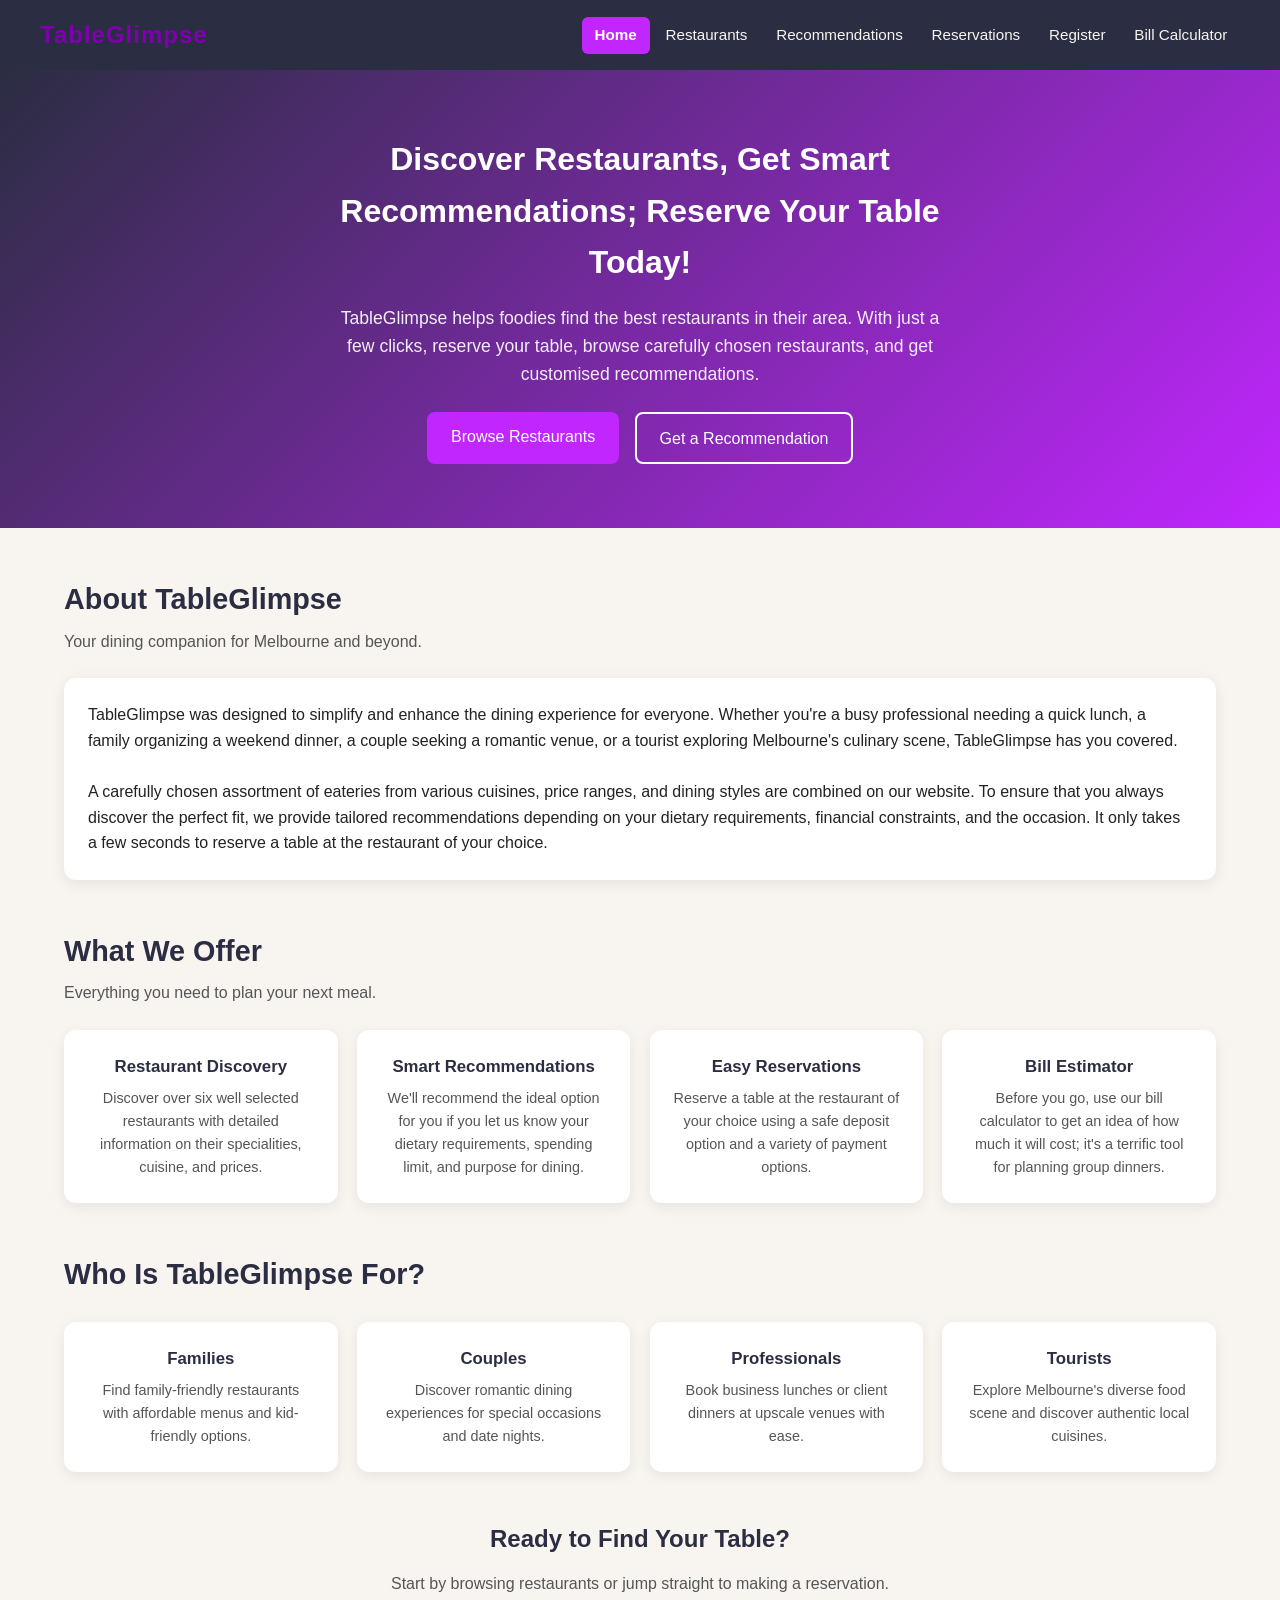
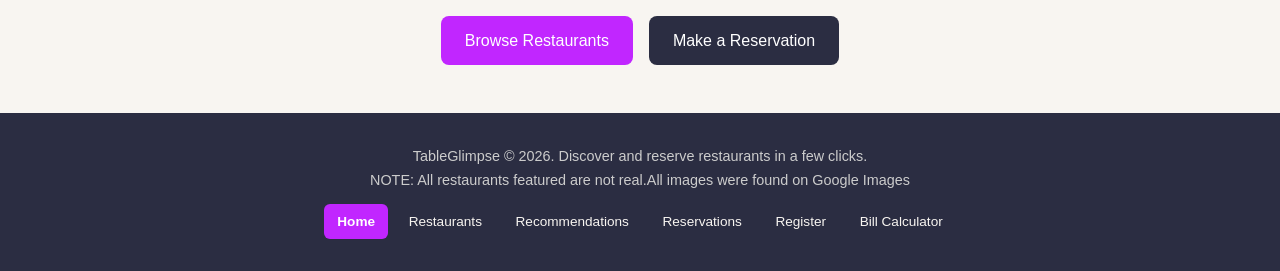
<file: index.html>
<!DOCTYPE html>
<html lang="en">
<head>
  <meta charset="UTF-8">
  <meta name="viewport" content="width=device-width, initial-scale=1.0">
  <meta name="description" content="TableGlimpse - Discover restaurants, get smart recommendations, and reserve your table with ease.">
  <meta name="keywords" content="restaurant, reservation, dining, recommendations, TableGlimpse">
  <meta name="author" content="Christabella Vedy">
  <title>Home | TableGlimpse</title>
  <link rel="stylesheet" href="css/style.css">
</head>
<body>

  <!-- Header -->
  <header>
    <nav>
      <h1>TableGlimpse</h1>
      <div>
        <a href="index.html" class="active">Home</a>
        <a href="restaurants.html">Restaurants</a>
        <a href="recommend.html">Recommendations</a>
        <a href="reservation.html">Reservations</a>
        <a href="register.html">Register</a>
        <a href="bill.html">Bill Calculator</a>
      </div>
    </nav>
  </header>

  <!-- basically the header of the page -->
  <section class="hero" id="home">
    <h2>Discover Restaurants, Get Smart Recommendations; Reserve Your Table Today!</h2>
    <p>TableGlimpse helps foodies find the best restaurants in their area. With just a few clicks, reserve your table, browse carefully chosen restaurants, and get customised recommendations.</p>
    <div class="hero-buttons">
      <a href="restaurants.html" class="button">Browse Restaurants</a>
      <a href="recommend.html" class="button-outline">Get a Recommendation</a>
    </div>
  </section>

  <main>

    <!-- About the platform -->
    <section id="about">
      <div class="section-head">
        <h2>About TableGlimpse</h2>
        <p>Your dining companion for Melbourne and beyond.</p>
      </div>
      <div style="background:#fff; border-radius:12px; box-shadow:0 4px 16px rgba(0,0,0,0.08); padding:1.5rem; margin-bottom:2rem;">
        <p>
          TableGlimpse was designed to simplify and enhance the dining experience for everyone. 
          Whether you're a busy professional needing a quick lunch, a family organizing a weekend dinner, 
          a couple seeking a romantic venue, or a tourist exploring Melbourne's culinary scene, 
          TableGlimpse has you covered.
        </p>
        <br>
        <p>
          A carefully chosen assortment of eateries from various cuisines, price ranges, 
          and dining styles are combined on our website. To ensure that you always discover 
          the perfect fit, we provide tailored recommendations depending on your dietary requirements, 
          financial constraints, and the occasion.

          It only takes a few seconds to reserve a table at the restaurant of your choice.
        </p>
      </div>
    </section>

    <!-- Platform -->
    <section id="features">
      <div class="section-head">
        <h2>What We Offer</h2>
        <p>Everything you need to plan your next meal.</p>
      </div>
      <div class="features-grid">
        <div class="feature-item">
          <h3>Restaurant Discovery</h3>
          <p>Discover over six well selected restaurants with detailed information on their specialities, cuisine, and prices.</p>
        </div>
        <div class="feature-item">
          <h3>Smart Recommendations</h3>
          <p>We'll recommend the ideal option for you if you let us know your dietary requirements, spending limit, and purpose for dining.</p>
        </div>
        <div class="feature-item">
          <h3>Easy Reservations</h3>
          <p>Reserve a table at the restaurant of your choice using a safe deposit option and a variety of payment options.</p>
        </div>
        <div class="feature-item">
          <h3>Bill Estimator</h3>
          <p>Before you go, use our bill calculator to get an idea of how much it will cost; it's a terrific tool for planning group dinners.</p>
        </div>
      </div>
    </section>

    <!-- Target-->
    <section id="target-users" class="mt-2">
      <div class="section-head">
        <h2>Who Is TableGlimpse For?</h2>
      </div>
      <div class="features-grid">
        <div class="feature-item">
          <h3>Families</h3>
          <p>Find family-friendly restaurants with affordable menus and kid-friendly options.</p>
        </div>
        <div class="feature-item">
          <h3>Couples</h3>
          <p>Discover romantic dining experiences for special occasions and date nights.</p>
        </div>
        <div class="feature-item">
          <h3>Professionals</h3>
          <p>Book business lunches or client dinners at upscale venues with ease.</p>
        </div>
        <div class="feature-item">
          <h3>Tourists</h3>
          <p>Explore Melbourne's diverse food scene and discover authentic local cuisines.</p>
        </div>
      </div>
    </section>

    <!-- Reserve -->
    <section class="text-center mt-2">
      <h2 style="color:#2b2d42; margin-bottom:0.8rem;">Ready to Find Your Table?</h2>
      <p style="color:#555; margin-bottom:1.2rem;">Start by browsing restaurants or jump straight to making a reservation.</p>
      <div class="hero-buttons">
        <a href="restaurants.html" class="button">Browse Restaurants</a>
        <a href="reservation.html" class="button" style="background:#2b2d42;">Make a Reservation</a>
      </div>
    </section>

  </main>

  <!-- footer -->
  <footer>
    <p>TableGlimpse &copy; 2026. Discover and reserve restaurants in a few clicks. 
      <br>NOTE: All restaurants featured are not real.All images were found on Google Images</p>

    <nav>
      <a href="index.html">Home</a>
      <a href="restaurants.html">Restaurants</a>
      <a href="recommend.html">Recommendations</a>
      <a href="reservation.html">Reservations</a>
      <a href="register.html">Register</a>
      <a href="bill.html">Bill Calculator</a>
    </nav>
  </footer>

  <script src="js/script.js"></script>
</body>
</html>
</file>
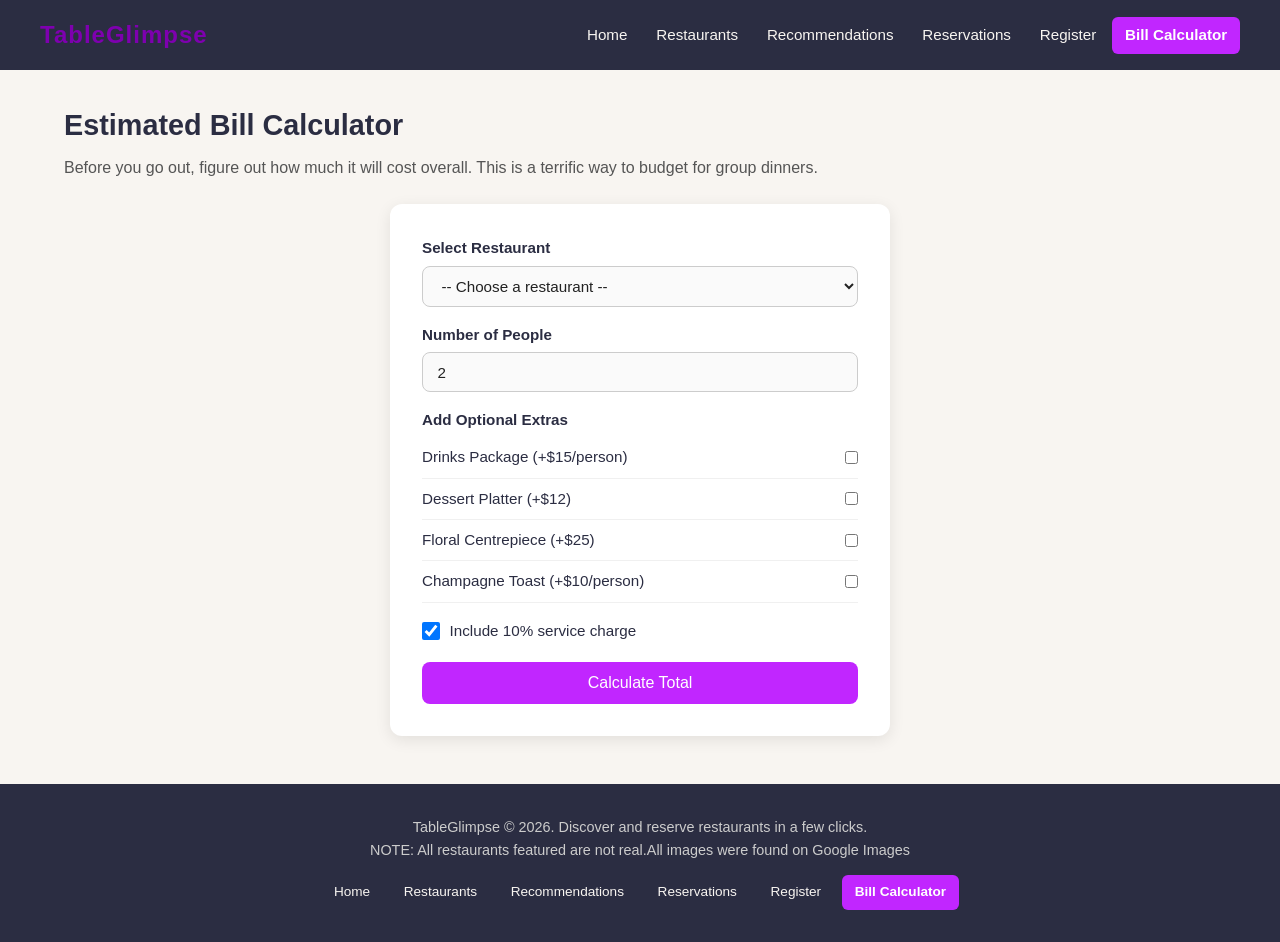
<file: bill.html>
<!DOCTYPE html>
<html lang="en">
<head>
  <meta charset="UTF-8">
  <meta name="viewport" content="width=device-width, initial-scale=1.0">
  <meta name="description" content="Estimate your restaurant bill before you go with the TableGlimpse Bill Calculator.">
  <title>Bill Calculator | TableGlimpse</title>
  <link rel="stylesheet" href="css/style.css">
</head>
<body>

  <!-- Header with navigation -->
  <header>
    <nav>
      <h1>TableGlimpse</h1>
      <div>
        <a href="index.html">Home</a>
        <a href="restaurants.html">Restaurants</a>
        <a href="recommend.html">Recommendations</a>
        <a href="reservation.html">Reservations</a>
        <a href="register.html">Register</a>
        <a href="bill.html" class="active">Bill Calculator</a>
      </div>
    </nav>
  </header>

  <main>

    <section id="bill">
      <div class="section-head">
        <h2>Estimated Bill Calculator</h2>
        <p>Before you go out, figure out how much it will cost overall. This is a terrific way to budget for group dinners.</p>
      </div>

      <div class="bill-box">

        <!-- Restaurant selection -->
        <div style="margin-bottom:1rem;">
          <label for="billRestaurant">Select Restaurant</label>
          <select id="billRestaurant">
            <option value="">-- Choose a restaurant --</option>
            <option value="La Trattoria" data-base="32">La Trattoria (avg $32/person)</option>
            <option value="Sakura Lounge" data-base="75">Sakura Lounge (avg $75/person)</option>
            <option value="Urban Harvest" data-base="45">Urban Harvest (avg $45/person)</option>
            <option value="Casa Caliente" data-base="20">Casa Caliente (avg $20/person)</option>
            <option value="Spice Garden" data-base="28">Spice Garden (avg $28/person)</option>
            <option value="Golden Dragon" data-base="24">Golden Dragon (avg $24/person)</option>
          </select>
        </div>

        <!-- Group size -->
        <div style="margin-bottom:1rem;">
          <label for="groupSize">Number of People</label>
          <input type="number" id="groupSize" min="1" max="30" value="2">
        </div>

        <!-- Optional dishes -->
        <div style="margin-bottom:1rem;">
          <label>Add Optional Extras</label>
          <div class="dish-option">
            <label for="dish1">Drinks Package (+$15/person)</label>
            <input type="checkbox" id="dish1" value="15">
          </div>
          <div class="dish-option">
            <label for="dish2">Dessert Platter (+$12)</label>
            <input type="checkbox" id="dish2" value="12">
          </div>
          <div class="dish-option">
            <label for="dish3">Floral Centrepiece (+$25)</label>
            <input type="checkbox" id="dish3" value="25">
          </div>
          <div class="dish-option">
            <label for="dish4">Champagne Toast (+$10/person)</label>
            <input type="checkbox" id="dish4" value="10">
          </div>
        </div>

        <!-- Service charge option -->
        <div style="margin-bottom:1.2rem;">
          <div class="inline-check">
            <input type="checkbox" id="includeService" checked>
            <label for="includeService">Include 10% service charge</label>
          </div>
        </div>

        <button class="button" id="calcBillBtn" style="width:100%;">Calculate Total</button>

        <!-- Bill breakdown output -->
        <div id="billBreakdown" class="hidden" style="margin-top:1.2rem; background:#f8f5f1; border-radius:10px; padding:1rem; font-size:0.95rem;">
          <h3 style="margin-bottom:0.7rem; color:#2b2d42;">Bill Breakdown</h3>
          <div id="breakdownDetails"></div>
          <hr style="margin:0.8rem 0; border:none; border-top:1px solid #ddd;">
          <div class="bill-total" id="billTotal">Total: $0.00</div>
          <p style="text-align:center; font-size:0.8rem; color:#888; margin-top:0.5rem;">This is an estimate only. Final bill may vary.</p>
        </div>

      </div>
    </section>

  </main>


  <!-- footer -->
  <footer>
    <p>TableGlimpse &copy; 2026. Discover and reserve restaurants in a few clicks. 
      <br>NOTE: All restaurants featured are not real.All images were found on Google Images</p>
    <nav>
      <a href="index.html">Home</a>
      <a href="restaurants.html">Restaurants</a>
      <a href="recommend.html">Recommendations</a>
      <a href="reservation.html">Reservations</a>
      <a href="register.html">Register</a>
      <a href="bill.html">Bill Calculator</a>
    </nav>
  </footer>

  <script src="js/script.js"></script>
</body>
</html>
</file>
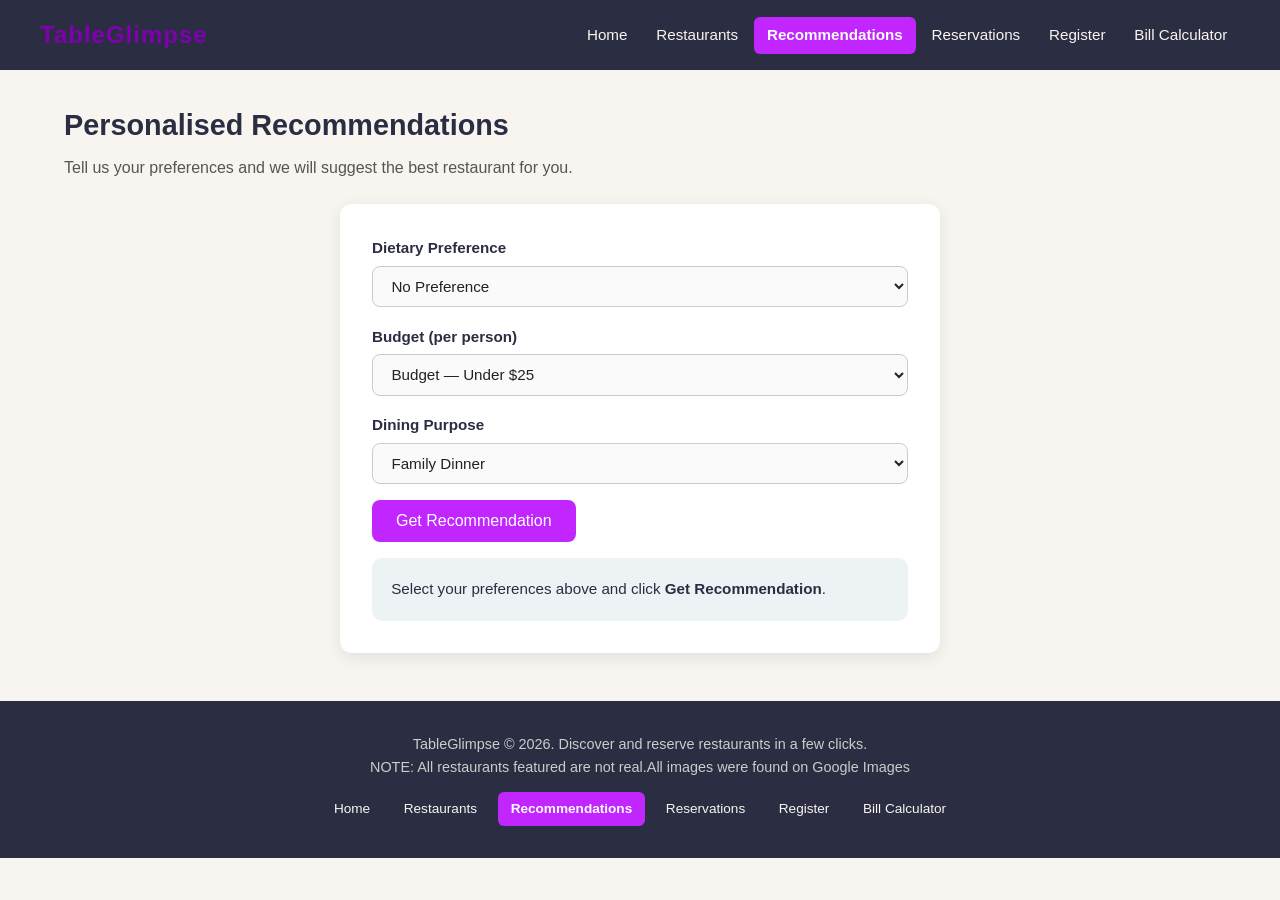
<file: recommend.html>
<!DOCTYPE html>
<html lang="en">
<head>
  <meta charset="UTF-8">
  <meta name="viewport" content="width=device-width, initial-scale=1.0">
  <meta name="description" content="Get personalised restaurant recommendations based on your dietary preferences, budget, and dining purpose.">
  <title>Recommendations | TableGlimpse</title>
  <link rel="stylesheet" href="css/style.css">
</head>
<body>

  <!-- Header with navigation -->
  <header>
    <nav>
      <h1>TableGlimpse</h1>
      <div>
        <a href="index.html">Home</a>
        <a href="restaurants.html">Restaurants</a>
        <a href="recommend.html" class="active">Recommendations</a>
        <a href="reservation.html">Reservations</a>
        <a href="register.html">Register</a>
        <a href="bill.html">Bill Calculator</a>
      </div>
    </nav>
  </header>

  <main>

    <section id="recommendations">
      <div class="section-head">
        <h2>Personalised Recommendations</h2>
        <p>Tell us your preferences and we will suggest the best restaurant for you.</p>
      </div>

      <!-- Preference form -->
      <div class="form-card">
        <div class="form-grid">

          <div>
            <label for="dietaryPref">Dietary Preference</label>
            <select id="dietaryPref">
              <option value="none">No Preference</option>
              <option value="vegan">Vegan</option>
              <option value="vegetarian">Vegetarian</option>
              <option value="halal">Halal</option>
              <option value="glutenfree">Gluten-Free</option>
            </select>
          </div>

          <div>
            <label for="budgetPref">Budget (per person)</label>
            <select id="budgetPref">
              <option value="low">Budget — Under $25</option>
              <option value="mid">Moderate — $25–$55</option>
              <option value="high">Fine Dining — $55+</option>
            </select>
          </div>

          <div>
            <label for="purposePref">Dining Purpose</label>
            <select id="purposePref">
              <option value="family">Family Dinner</option>
              <option value="date">Date Night</option>
              <option value="business">Business Meal</option>
              <option value="friends">Casual Outing with Friends</option>
            </select>
          </div>

        </div>

        <button class="button mt-1" id="recommendBtn">Get Recommendation</button>

        <!-- Recommendation output -->
        <div class="recommendation-output" id="recommendationOutput">
          Select your preferences above and click <strong>Get Recommendation</strong>.
        </div>

        <!-- button for reserving the recommended restaurant -->
        <div id="reserveFromRecommend" class="hidden mt-1" style="text-align:center;">
          <a href="#" id="reserveRecommendedBtn" class="button">Reserve This Restaurant</a>
        </div>

      </div>
    </section>

  </main>


  <!-- footer -->
  <footer>
    <p>TableGlimpse &copy; 2026. Discover and reserve restaurants in a few clicks. 
      <br>NOTE: All restaurants featured are not real.All images were found on Google Images</p>
  
    <nav>
      <a href="index.html">Home</a>
      <a href="restaurants.html">Restaurants</a>
      <a href="recommend.html">Recommendations</a>
      <a href="reservation.html">Reservations</a>
      <a href="register.html">Register</a>
      <a href="bill.html">Bill Calculator</a>
    </nav>
  </footer>

  <script src="js/script.js"></script>
</body>
</html>
</file>
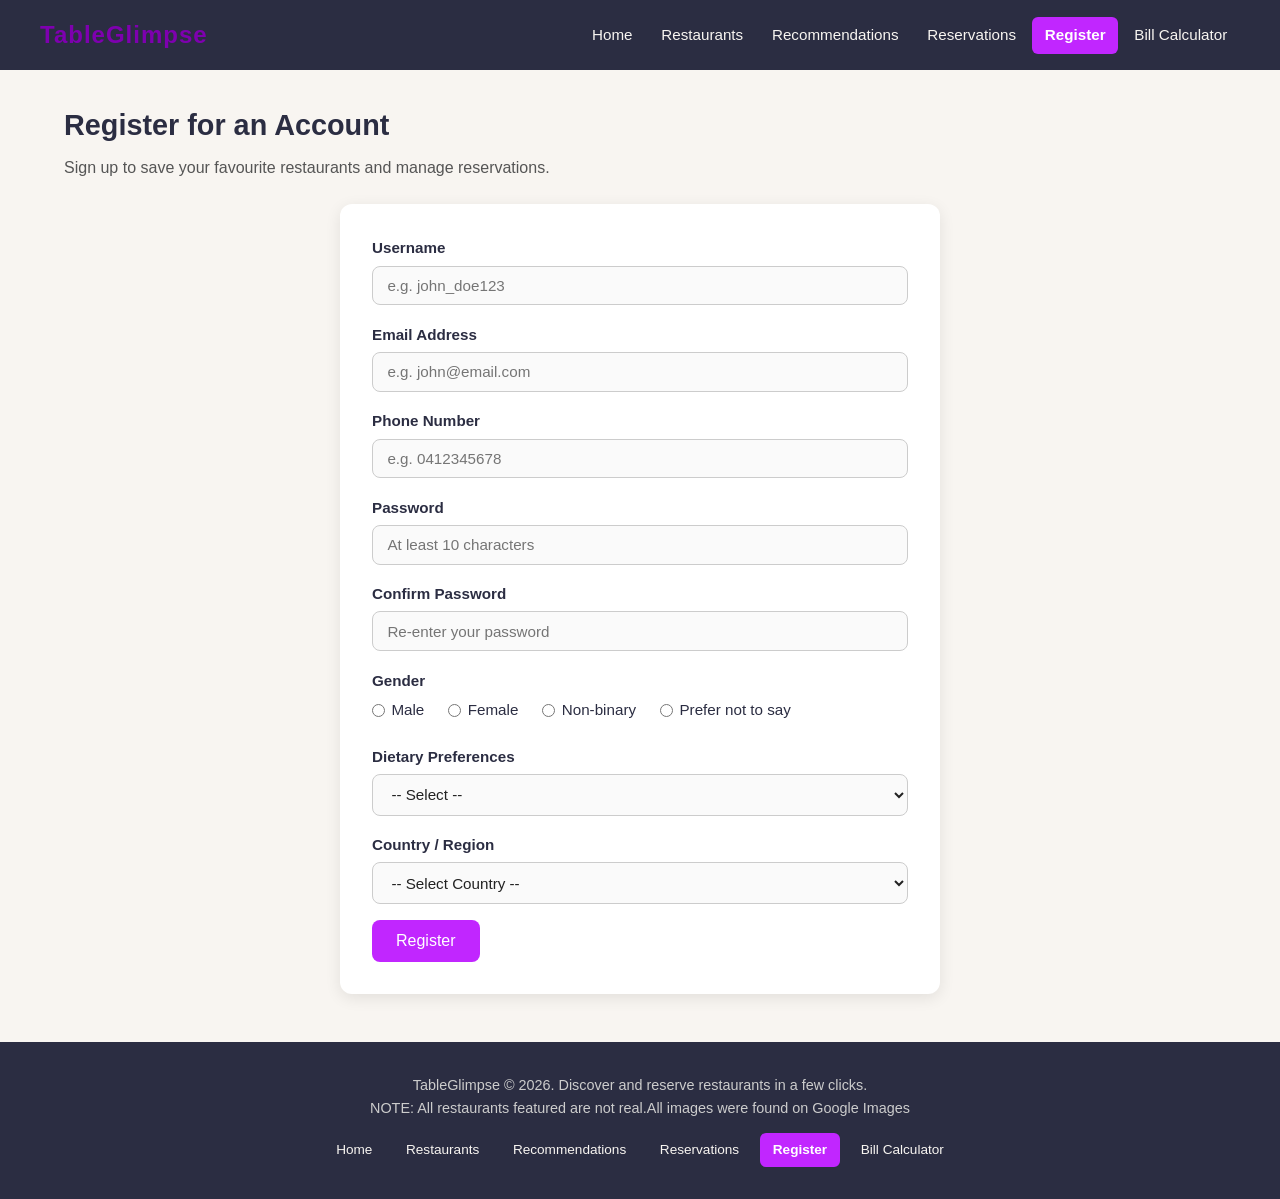
<file: register.html>
<!DOCTYPE html>
<html lang="en">
<head>
  <meta charset="UTF-8">
  <meta name="viewport" content="width=device-width, initial-scale=1.0">
  <meta name="description" content="Register for a TableGlimpse account to save favourites and manage reservations.">
  <title>Register | TableGlimpse</title>
  <link rel="stylesheet" href="css/style.css">
</head>
<body>

  <!-- Header -->
  <header>
    <nav>
      <h1>TableGlimpse</h1>
      <div>
        <a href="index.html">Home</a>
        <a href="restaurants.html">Restaurants</a>
        <a href="recommend.html">Recommendations</a>
        <a href="reservation.html">Reservations</a>
        <a href="register.html" class="active">Register</a>
        <a href="bill.html">Bill Calculator</a>
      </div>
    </nav>
  </header>

  <main>

    <section id="register">
      <div class="section-head">
        <h2>Register for an Account</h2>
        <p>Sign up to save your favourite restaurants and manage reservations.</p>
      </div>

      <div class="form-card">
        <form id="registerForm" method="post" action="http://mercury.swin.edu.au/it000000/cos10005/surveytest.php" novalidate>

          <div class="form-grid">

            <!-- Username -->
            <div>
              <label for="username">Username</label>
              <input type="text" id="username" name="username" placeholder="e.g. john_doe123">
              <p class="error-msg" id="usernameError">Username must be at least 5 characters and contain only letters, numbers, or underscores.</p>
            </div>

            <!-- Email -->
            <div>
              <label for="email">Email Address</label>
              <input type="email" id="email" name="email" placeholder="e.g. john@email.com">
              <p class="error-msg" id="emailError">Please enter a valid email address.</p>
            </div>

            <!-- Phone -->
            <div>
              <label for="phone">Phone Number</label>
              <input type="tel" id="phone" name="phone" placeholder="e.g. 0412345678">
              <p class="error-msg" id="phoneError">Phone number must contain 8–15 digits only.</p>
            </div>

            <!-- Password -->
            <div>
              <label for="password">Password</label>
              <input type="password" id="password" name="password" placeholder="At least 10 characters">
              <p class="error-msg" id="passwordError">Password must be at least 10 characters and include uppercase, lowercase, a number, and a special character.</p>
            </div>

            <!-- Confirm Password -->
            <div>
              <label for="confirmPassword">Confirm Password</label>
              <input type="password" id="confirmPassword" name="confirmPassword" placeholder="Re-enter your password">
              <p class="error-msg" id="confirmPasswordError">Passwords do not match.</p>
            </div>

            <!-- Gender -->
            <div>
              <label>Gender</label>
              <div class="radio-group">
                <label><input type="radio" name="gender" value="male"> Male</label>
                <label><input type="radio" name="gender" value="female"> Female</label>
                <label><input type="radio" name="gender" value="nonbinary"> Non-binary</label>
                <label><input type="radio" name="gender" value="prefer_not"> Prefer not to say</label>
              </div>
              <p class="error-msg" id="genderError">Please select a gender option.</p>
            </div>

            <!-- Perfernence  -->
            <div>
              <label for="dietaryPref">Dietary Preferences</label>
              <select id="dietaryPref" name="dietaryPref">
                <option value="">-- Select --</option>
                <option value="none">No Preference</option>
                <option value="vegan">Vegan</option>
                <option value="vegetarian">Vegetarian</option>
                <option value="halal">Halal</option>
                <option value="glutenfree">Gluten-Free</option>
              </select>
              <p class="error-msg" id="dietaryError">Please select a dietary preference.</p>
            </div>

            <!-- Country -->
            <div>
              <label for="country">Country / Region</label>
              <select id="country" name="country">
                <option value="">-- Select Country --</option>
                <option value="Australia">Australia</option>
                <option value="New Zealand">New Zealand</option>
                <option value="United States">United States</option>
                <option value="United Kingdom">United Kingdom</option>
                <option value="China">China</option>
                <option value="India">India</option>
                <option value="Japan">Japan</option>
                <option value="Other">Other</option>
              </select>
              <p class="error-msg" id="countryError">Please select your country or region.</p>
            </div>

          </div><!-- end form-grid -->

          <!-- Success -->
          <div class="success-msg" id="registerSuccess">
            Registration successful! Welcome to TableGlimpse.
          </div>

          <button type="submit" class="button mt-1">Register</button>

        </form>
      </div>

    </section>

  </main>

  <!-- footer -->
  <footer>
    <p>TableGlimpse &copy; 2026. Discover and reserve restaurants in a few clicks. 
      <br>NOTE: All restaurants featured are not real.All images were found on Google Images</p>
    <nav>
      <a href="index.html">Home</a>
      <a href="restaurants.html">Restaurants</a>
      <a href="recommend.html">Recommendations</a>
      <a href="reservation.html">Reservations</a>
      <a href="register.html">Register</a>
      <a href="bill.html">Bill Calculator</a>
    </nav>
  </footer>

  <script src="js/script.js"></script>
</body>
</html>
</file>
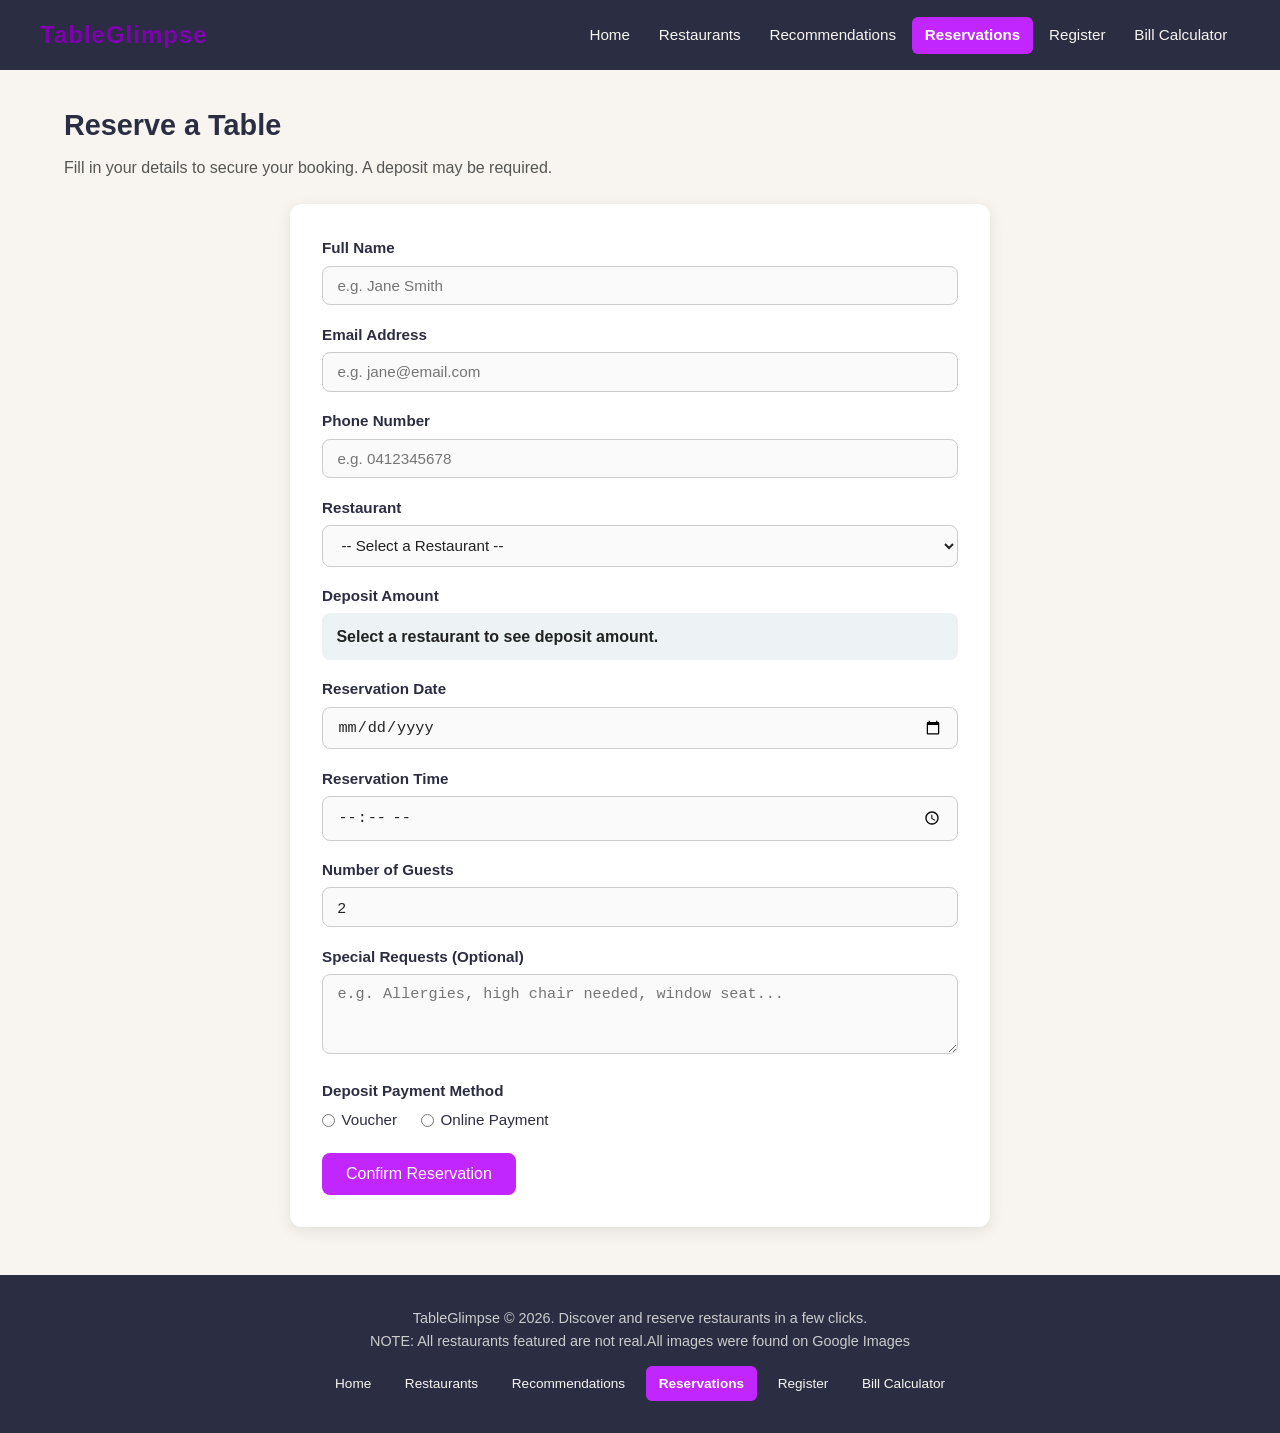
<file: reservation.html>
<!DOCTYPE html>
<html lang="en">
<head>
  <meta charset="UTF-8">
  <meta name="viewport" content="width=device-width, initial-scale=1.0">
  <meta name="description" content="Reserve a table at your favourite restaurant on TableGlimpse.">
  <title>Reservations | TableGlimpse</title>
  <link rel="stylesheet" href="css/style.css">
</head>
<body>

  <!-- Header with navigation -->
  <header>
    <nav>
      <h1>TableGlimpse</h1>
      <div>
        <a href="index.html">Home</a>
        <a href="restaurants.html">Restaurants</a>
        <a href="recommend.html">Recommendations</a>
        <a href="reservation.html" class="active">Reservations</a>
        <a href="register.html">Register</a>
        <a href="bill.html">Bill Calculator</a>
      </div>
    </nav>
  </header>

  <main>

    <section id="reservation">
      <div class="section-head">
        <h2>Reserve a Table</h2>
        <p>Fill in your details to secure your booking. A deposit may be required.</p>
      </div>

      <div class="form-card" style="max-width:700px;">
        <form id="reservationForm" method="post" action="http://mercury.swin.edu.au/it000000/cos10005/regtest.php" novalidate>

          <div class="form-grid">

            <!-- Full Name -->
            <div>
              <label for="fullName">Full Name</label>
              <input type="text" id="fullName" name="fullName" placeholder="e.g. Jane Smith">
              <p class="error-msg" id="fullNameError">Full name is required.</p>
            </div>

            <!-- Email -->
            <div>
              <label for="resEmail">Email Address</label>
              <input type="email" id="resEmail" name="email" placeholder="e.g. jane@email.com">
              <p class="error-msg" id="resEmailError">Please enter a valid email address.</p>
            </div>

            <!-- Phone -->
            <div>
              <label for="resPhone">Phone Number</label>
              <input type="tel" id="resPhone" name="phone" placeholder="e.g. 0412345678">
              <p class="error-msg" id="resPhoneError">Phone number must contain at least 10 digits.</p>
            </div>

            <!-- Restaurant selection -->
            <div>
              <label for="restaurantChoice">Restaurant</label>
              <select id="restaurantChoice" name="restaurantChoice">
                <option value="">-- Select a Restaurant --</option>
                <option value="La Trattoria">La Trattoria (Italian — $$)</option>
                <option value="Sakura Lounge">Sakura Lounge (Japanese — $$$)</option>
                <option value="Urban Harvest">Urban Harvest (Modern Australian — $$)</option>
                <option value="Casa Caliente">Casa Caliente (Mexican — $)</option>
                <option value="Spice Garden">Spice Garden (Indian — $$)</option>
                <option value="Golden Dragon">Golden Dragon (Chinese — $)</option>
              </select>
              <p class="error-msg" id="restaurantError">Please select a restaurant.</p>
            </div>

            <!-- Deposit display (dynamically updated) -->
            <div>
              <label>Deposit Amount</label>
              <p id="depositDisplay" style="padding:0.65rem 0.9rem; background:#edf2f4; border-radius:8px; font-weight:600;">
                Select a restaurant to see deposit amount.
              </p>
            </div>

            <!-- Reservation Date -->
            <div>
              <label for="reservationDate">Reservation Date</label>
              <input type="date" id="reservationDate" name="reservationDate">
              <p class="error-msg" id="dateError">Please select a future date for your reservation.</p>
            </div>

            <!-- Reservation Time -->
            <div>
              <label for="reservationTime">Reservation Time</label>
              <input type="time" id="reservationTime" name="reservationTime">
              <p class="error-msg" id="timeError">Please select a time for your reservation.</p>
            </div>

            <!-- Number of Guests -->
            <div>
              <label for="guests">Number of Guests</label>
              <input type="number" id="guests" name="guests" min="1" max="20" value="2">
              <p class="error-msg" id="guestsError">Number of guests must be greater than 0.</p>
            </div>

            <!-- Special Requests -->
            <div>
              <label for="specialRequests">Special Requests (Optional)</label>
              <textarea id="specialRequests" name="specialRequests" placeholder="e.g. Allergies, high chair needed, window seat..."></textarea>
            </div>

            <!-- Deposit Method -->
            <div>
              <label>Deposit Payment Method</label>
              <div class="radio-group">
                <label><input type="radio" name="paymentMethod" value="voucher" id="payVoucher"> Voucher</label>
                <label><input type="radio" name="paymentMethod" value="online" id="payOnline"> Online Payment</label>
              </div>
              <p class="error-msg" id="paymentError">Please select a payment method.</p>
            </div>

            <!-- Voucher Code (shown only when Voucher is selected) -->
            <div id="voucherSection" class="hidden">
              <label for="voucherCode">Voucher Code (12 digits)</label>
              <input type="text" id="voucherCode" name="voucherCode" placeholder="e.g. 123456789012" maxlength="12">
            </div>

            <!-- Credit Card (shown only when Online Payment is selected) -->
            <div id="cardSection" class="hidden">
              <label for="cardType">Card Type</label>
              <select id="cardType" name="cardType">
                <option value="visa">Visa (16 digits)</option>
                <option value="mastercard">Mastercard (16 digits)</option>
                <option value="amex">American Express (15 digits)</option>
              </select>
            </div>
            <div id="cardNumberSection" class="hidden">
              <label for="cardNumber">Card Number</label>
              <input type="text" id="cardNumber" name="cardNumber" placeholder="Digits only — use fake card for testing">
              <p class="error-msg" id="cardError">Invalid card number. Visa/MC: 16 digits, Amex: 15 digits.</p>
            </div>

          </div><!-- end form-grid -->

          <!-- Reservation success message -->
          <div class="reservation-output" id="reservationOutput"></div>

          <button type="submit" class="button mt-1">Confirm Reservation</button>

        </form>
      </div>

    </section>

  </main>


  <!-- footer -->
  <footer>
    <p>TableGlimpse &copy; 2026. Discover and reserve restaurants in a few clicks. 
      <br>NOTE: All restaurants featured are not real.All images were found on Google Images</p>
    <nav>
      <a href="index.html">Home</a>
      <a href="restaurants.html">Restaurants</a>
      <a href="recommend.html">Recommendations</a>
      <a href="reservation.html">Reservations</a>
      <a href="register.html">Register</a>
      <a href="bill.html">Bill Calculator</a>
    </nav>
  </footer>

  <script src="js/script.js"></script>
</body>
</html>
</file>
<file: css/style.css>
/* --- Reset & Base Styles*/
* {
    box-sizing: border-box;
    margin: 0;
    padding: 0;
}

/*animations smooth fade-in for page load */
@keyframes fadeIn {
    from {
        opacity: 0;
        transform: translateY(10px);
    }
    to {
        opacity: 1;
        transform: translateY(0);
    }
}

body {
    font-family: Arial, sans-serif;
    font-size: 16px;
    color: #222222;
    background: #f8f5f1;
    line-height: 1.6;
    
    animation: fadeIn 0.4s ease; /*Apply fade-in animation on page load*/
}

/* header and nav*/
header {
    background: #2b2d42;
    color: #ffffff;
    padding: 1rem 2rem;
    position: sticky;
    top: 0;
    z-index: 100;
}

nav {
    display: flex;
    justify-content: space-between; /* logo on left, links on right */
    align-items: center;
    flex-wrap: wrap;
    gap: 0.5rem; /* small gap for when nav wraps on mobile */
    max-width: 1200px;
    margin: 0 auto;
}

nav h1 {
    margin: 0;
    font-size: 1.5rem; /* slightly smaller than default for a more modern look */
    color: #7e00af;
    letter-spacing: 1px;
}

nav div {
    display: flex;
    flex-wrap: wrap;
    gap: 0.2rem; /* small gap between nav links */
}

nav a {
    color: #f8f5f1;
    text-decoration: none;
    padding: 0.4rem 0.8rem;
    border-radius: 6px;
    font-size: 0.95rem;

    /* background and color transition */
    transition: background 0.2s ease, color 0.2s ease; 
}

nav a:hover {
    background: rgba(255, 255, 255, 0.15); 
}

/* make active link stand out */
nav a.active {
    background: #c126ff;
    color: #ffffff;
    font-weight: bold;
}

/*  hero */
.hero {
    background: linear-gradient(135deg, #2b2d42 0%, #c126ff 100%); /* vibrant purple gradient */
    color: #ffffff;
    padding: 4rem 2rem;
    text-align: center;
}

.hero h2 {
    font-size: 2rem;
    margin-bottom: 1rem;
    max-width: 700px;
    margin-left: auto;
    margin-right: auto;
}

.hero p {
    font-size: 1.1rem;
    max-width: 600px;
    margin: 0 auto 1.5rem auto;
    opacity: 0.92;
}

.hero-buttons {
    display: flex;
    gap: 1rem;
    justify-content: center;
    flex-wrap: wrap;
}

/* main */
main {
    max-width: 1200px;
    margin: 2rem auto;
    padding: 0 1.5rem;
}

/* section */
section {
    margin-bottom: 3rem;
}

.section-head {
    margin-bottom: 1.5rem;
}

.section-head h2 {
    font-size: 1.8rem;
    color: #2b2d42;
    margin-bottom: 0.4rem;
}

.section-head p {
    color: #555555;
    font-size: 1rem;
}

/* cards grid */
.cards-grid {
    display: grid;
    grid-template-columns: repeat(auto-fit, minmax(280px, 1fr)); /* responsive grid with min card width of 280px */
    gap: 1.5rem;
}

.card {
    background: #ffffff;
    border-radius: 12px;
    box-shadow: 0 4px 16px rgba(0, 0, 0, 0.09);
    overflow: hidden; /* ensures border-radius applies to images and content inside the card */

    /* card lift effect */
    transition: transform 0.25s ease, box-shadow 0.25s ease;
}

.card:hover {
    transform: translateY(-3px); /* subtle lift on hover */
    box-shadow: 0 8px 24px rgba(0, 0, 0, 0.14); /* stronger shadow on hover */
}

.card-body {
    padding: 1.2rem;
}

.card h3 {
    margin-bottom: 0.5rem;
    color: #2b2d42;
    font-size: 1.2rem;
}

.card p {
    font-size: 0.95rem;
    color: #444444;
    margin-bottom: 0.5rem;
}

/* Restaurant image */
.card img {
    width: 100%;
    height: 180px;
    object-fit: cover; /* ensures the image covers the area without distortion */
    display: block; /* removes small gap below images */
}

/* Restaurant card tags */
.card-tags {
    display: flex;
    gap: 0.5rem;
    flex-wrap: wrap; /* allows tags to wrap on smaller screens */
    margin: 0.6rem 0;
}

.tag {
    background: #edf2f4;
    color: #2b2d42;
    padding: 0.2rem 0.6rem;
    border-radius: 20px;
    font-size: 0.8rem;
    font-weight: 600;
}

.tag-price {
    background: #fff0f2;
    color: #7e00af;
}

/* Deposit badge on restaurant cards */
.deposit-badge {
    font-size: 0.85rem;
    color: #555;
    margin-top: 0.4rem;
}

/* Signature dishes list */
.dishes-list {
    list-style: none;
    padding: 0;
    margin: 0.5rem 0;
    font-size: 0.9rem;
}

.dishes-list li {
    display: flex;
    justify-content: space-between;
    padding: 0.2rem 0;
    border-bottom: 1px solid #f0f0f0;
}

/* Reserve button on restaurant card */
.btn-reserve {
    display: inline-block;
    margin-top: 0.8rem;
    background: #c126ff;
    color: #ffffff;
    border: none;
    padding: 0.5rem 1.1rem;
    border-radius: 8px;
    cursor: pointer;
    font-size: 0.9rem;
    text-decoration: none;

    /* Smooth colour transition on hover */
    transition: background 0.2s ease, transform 0.15s ease;
}

.btn-reserve:hover {
    background: #c126ff;
    transform: translateY(-1px);
}

/* buttons */
.button {
    background: #c126ff;
    color: #ffffff;
    border: none;
    padding: 0.75rem 1.5rem;
    border-radius: 8px;
    cursor: pointer;
    font-size: 1rem;
    transition: background 0.2s ease, transform 0.15s ease; /* Smooth colour and lift transition on hover */
    display: inline-block; /* ensures padding and background apply correctly */
    text-decoration: none;
}

.button:hover {
    background: #c126ff;
    transform: translateY(-1px);
}

.button-outline {
    background: transparent;
    color: #ffffff;
    border: 2px solid #ffffff;
    padding: 0.7rem 1.4rem;
    border-radius: 8px;
    cursor: pointer;
    font-size: 1rem;
    text-decoration: none;
    transition: background 0.2s ease; 
}

.button-outline:hover {
    background: rgba(255, 255, 255, 0.15);
}

/* forms */
.form-card {
    background: #ffffff;
    border-radius: 12px;
    box-shadow: 0 4px 16px rgba(0, 0, 0, 0.09);
    padding: 2rem;
    max-width: 600px;
    margin: 0 auto;
}

.form-grid {
    display: grid;
    gap: 1.1rem;
}

label {
    display: block;
    font-weight: 700;
    margin-bottom: 0.3rem;
    color: #2b2d42;
    font-size: 0.95rem;
}

input[type="text"], /* text, email, password, number, tel, date, time */
input[type="email"],
input[type="password"],
input[type="number"],
input[type="tel"],
input[type="date"],
input[type="time"],
select,
textarea {
    width: 100%;
    padding: 0.65rem 0.9rem;
    border: 1px solid #cccccc;
    border-radius: 8px;
    font-size: 0.95rem;
    color: #222222;
    background: #fafafa;

    /* Smooth border colour change when user clicks into a field */
    transition: border-color 0.2s ease, background 0.2s ease;
}

input:focus,
select:focus,
textarea:focus {
    outline: none;
    border-color: #7e00af;
    background: #ffffff;
}

textarea {
    resize: vertical; /* allow users to resize the textarea vertically if they need more space */
    min-height: 80px;
}

/* Inline checkbox + label */
.inline-check {
    display: flex;
    align-items: center;
    gap: 0.6rem;
}

.inline-check input[type="checkbox"] { /* larger, more clickable checkboxes */
    width: 18px;
    height: 18px;
    cursor: pointer;
}

.inline-check label {
    margin: 0;
    font-weight: 400;
    cursor: pointer;
}

/* Radio group */
.radio-group {
    display: flex;
    gap: 1.5rem;
    flex-wrap: wrap;
}

.radio-group label {
    font-weight: 400;
    display: flex;
    align-items: center;
    gap: 0.4rem;
    cursor: pointer;
}

/* Error messages */
.error-msg {
    color: #c1121f;
    font-size: 0.85rem;
    margin-top: 0.25rem;
    display: none;
}

/* Success message */
.success-msg {
    color: #2d6a4f;
    background: #d8f3dc;
    padding: 1rem;
    border-radius: 8px;
    margin-top: 1rem;
    display: none;
}

/* General notice paragraph */
.notice {
    font-size: 0.9rem;
    margin-top: 0.5rem;
    min-height: 1.2rem;
}

/* Filters row (restaurants page) */
.filters {
    display: flex;
    gap: 1rem;
    flex-wrap: wrap;
    align-items: flex-end;
    background: #ffffff;
    padding: 1rem 1.5rem;
    border-radius: 12px;
    box-shadow: 0 4px 16px rgba(0, 0, 0, 0.07);
    margin-bottom: 1.5rem;
}

.filters div {
    display: flex;
    flex-direction: column;
    gap: 0.3rem;
}

/* Slide-down animation for when recommendation or reservation result appears. */
@keyframes slideDown { /* simple fade + slide down effect *\/ */
    from { /* start state is slightly above and invisible *\/ */
        opacity: 0;
        transform: translateY(-8px);
    }
    to { /* end state is fully visible and in original position *\/ */
        opacity: 1;
        transform: translateY(0);
    }
}

/* Recommendation output box */
.recommendation-output {
    background: #edf2f4;
    border-radius: 10px;
    padding: 1.2rem;
    margin-top: 1rem;
    color: #2b2d42;
    font-size: 0.95rem;
    min-height: 60px;
    transition: background 0.3s ease;
}

/* Class added by JS when a recommendation is shown */
.recommendation-output.show-result {
    animation: slideDown 0.35s ease;
}

/* Reservation output */
.reservation-output {
    background: #edf2f4;
    border-radius: 10px;
    padding: 1.2rem;
    margin-top: 1rem;
    color: #2b2d42;
    font-size: 0.95rem;
    display: none;
}

/*  About/Feature icons (index.html)*/
.features-grid {
    display: grid;
    grid-template-columns: repeat(auto-fit, minmax(220px, 1fr)); /* responsive grid with min feature item width of 220px *\/ */
    gap: 1.2rem;
    margin-top: 1.5rem;
}

.feature-item {
    background: #ffffff;
    border-radius: 12px;
    padding: 1.5rem;
    text-align: center;
    box-shadow: 0 4px 14px rgba(0, 0, 0, 0.07);
}

.feature-item .icon {
    font-size: 2.2rem;
    margin-bottom: 0.7rem;
}

.feature-item h3 {
    font-size: 1.05rem;
    color: #2b2d42;
    margin-bottom: 0.4rem;
}

.feature-item p {
    font-size: 0.9rem;
    color: #555555;
}

/*  Bill Calculator (bill.html)*/
.bill-box {
    background: #ffffff;
    border-radius: 12px;
    box-shadow: 0 4px 16px rgba(0, 0, 0, 0.09);
    padding: 2rem;
    max-width: 500px;
    margin: 0 auto;
}

.bill-total {
    font-size: 1.5rem;
    font-weight: 700;
    color: #7e00af;
    margin-top: 1.2rem;
    text-align: center;
}

/* Dish checkbox items */
.dish-option {
    display: flex;
    justify-content: space-between;
    align-items: center;
    padding: 0.5rem 0;
    border-bottom: 1px solid #f0f0f0;
}

.dish-option label {
    font-weight: 400;
    margin: 0;
    cursor: pointer;
}

/* Footer */
footer {
    background: #2b2d42;
    color: #cccccc;
    text-align: center;
    padding: 2rem 1rem;
    margin-top: 3rem;
}

footer p {
    margin-bottom: 0.8rem;
    font-size: 0.9rem;
}

footer nav {
    justify-content: center;
    gap: 0.5rem;
}

footer nav a {
    font-size: 0.85rem;
}

/* Utility */
.hidden {
    display: none !important; /* utility class to hide elements, with !important to override any other display styles *\/ */
}

.text-center {
    text-align: center;
}

.mt-1 { margin-top: 1rem; } 
.mt-2 { margin-top: 2rem; }

/* 
RESPONSIVE DESIGN
   Desktop:  >= 1024px (default styles above)
   Tablet:   768px - 1023px
   Mobile:   <= 767px*/

/*  Tablet (768px - 1023px)  */
@media (max-width: 1023px) { /* slightly smaller font sizes and more compact layout for tablets *\/ */
    nav h1 {
        font-size: 1.3rem;
    }

    .hero h2 {
        font-size: 1.6rem;
    }

    .cards-grid {
        grid-template-columns: repeat(auto-fit, minmax(240px, 1fr));
    }

    .features-grid {
        grid-template-columns: repeat(2, 1fr);
    }
}

/* Mobile (<= 767px)*/
@media (max-width: 767px) {
    header {
        padding: 0.8rem 1rem;
    }

    nav {
        flex-direction: column;
        align-items: flex-start;
    }

    nav div {
        width: 100%;
    }

    nav a {
        padding: 0.4rem 0.6rem;
        font-size: 0.88rem;
    }

    .hero {
        padding: 2.5rem 1rem;
    }

    .hero h2 {
        font-size: 1.3rem;
    }

    .hero p {
        font-size: 1rem;
    }

    main {
        padding: 0 1rem;
        margin: 1rem auto;
    }

    .cards-grid {
        grid-template-columns: 1fr;
    }

    .features-grid {
        grid-template-columns: 1fr;
    }

    .form-card {
        padding: 1.2rem;
    }

    .filters {
        flex-direction: column;
    }

    .radio-group {
        flex-direction: column;
        gap: 0.6rem;
    }

    .hero-buttons {
        flex-direction: column;
        align-items: center;
    }

    .section-head h2 {
        font-size: 1.4rem;
    }
}
</file>
